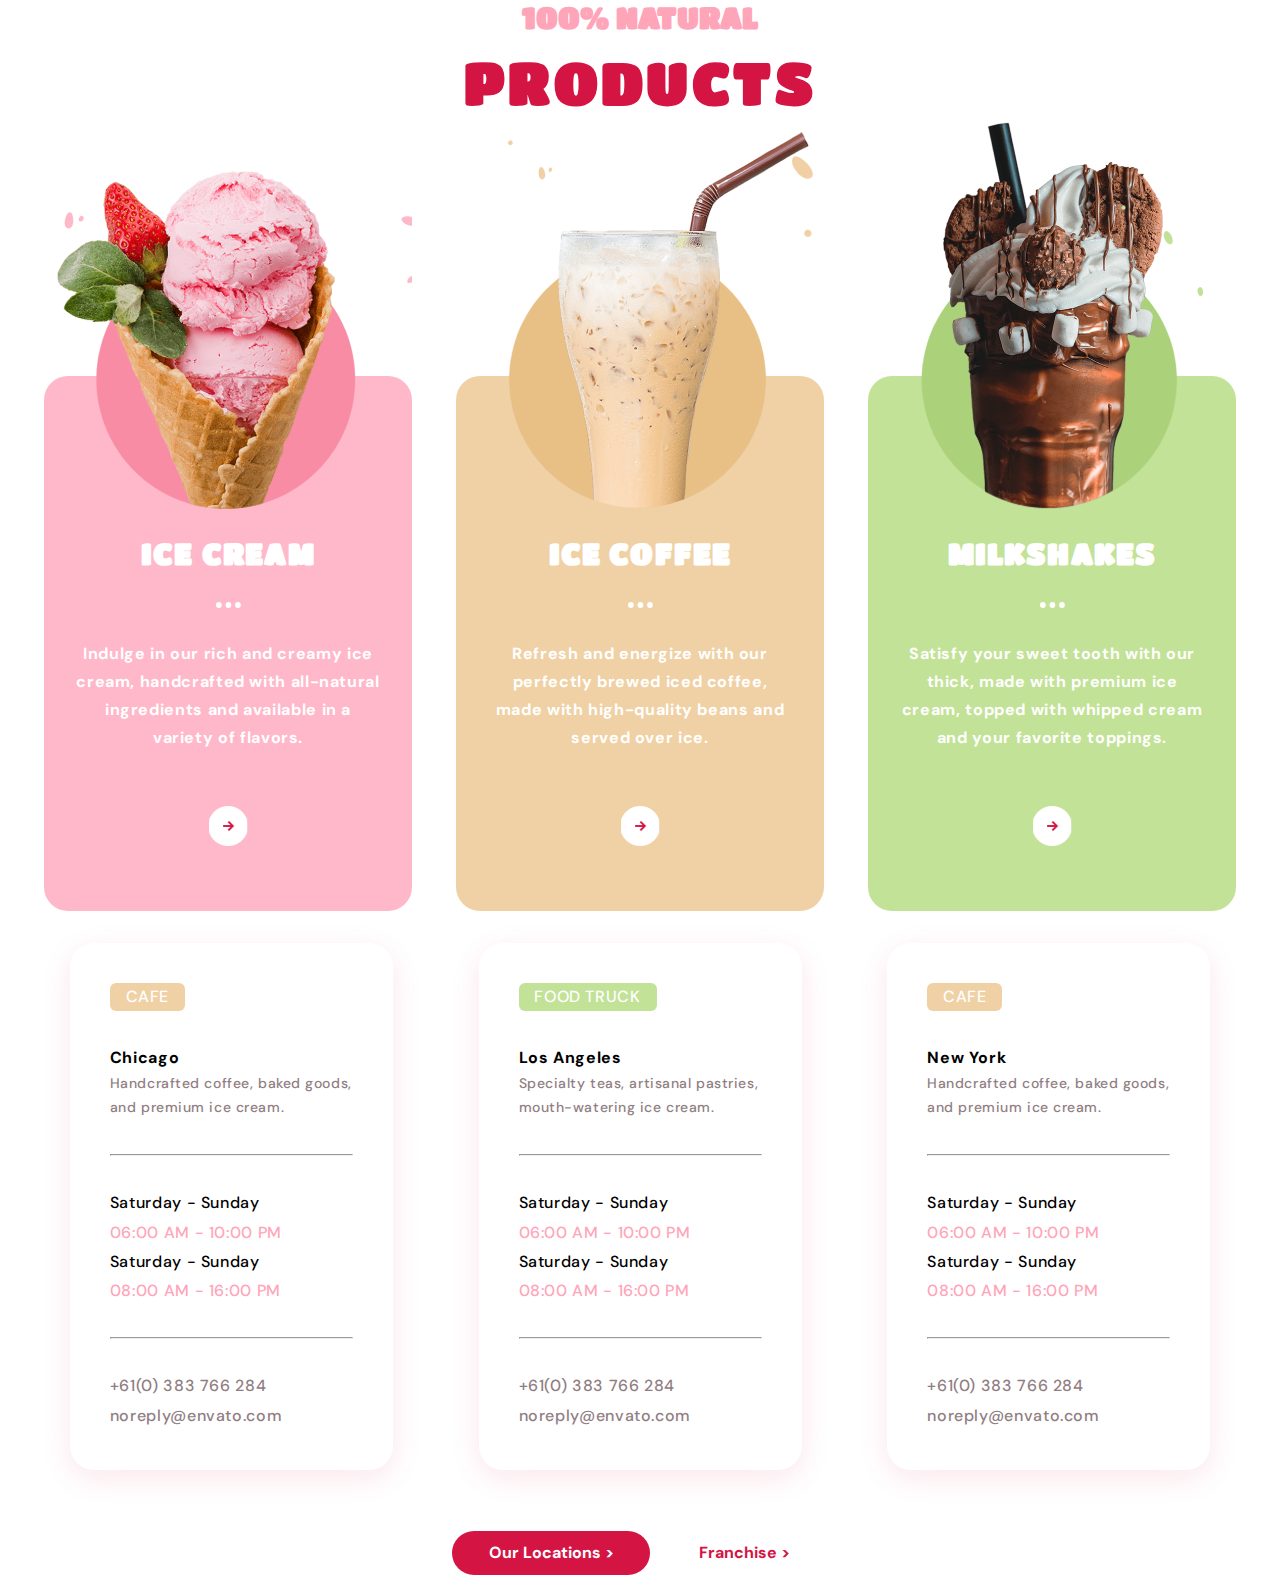
<file: index.html>
<!DOCTYPE html>
<html lang="en">
  <head>
    <meta charset="UTF-8" />
    <meta name="viewport" content="width=device-width, initial-scale=1.0" />
    <link rel="preconnect" href="https://fonts.googleapis.com" />
    <link rel="preconnect" href="https://fonts.gstatic.com" crossorigin />
    <link
      href="https://fonts.googleapis.com/css2?family=DM+Sans:opsz,wght@9..40,500&display=swap"
      rel="stylesheet"
    />
    <link rel="preconnect" href="https://fonts.googleapis.com" />
    <link rel="preconnect" href="https://fonts.gstatic.com" crossorigin />
    <link
      href="https://fonts.googleapis.com/css2?family=Titan+One&display=swap"
      rel="stylesheet"
    />
    <link rel="stylesheet" href="style.css" />
    <title>Ice Cream</title>
  </head>
  <body>
    <div class="products-title">
      <h2>100% Natural</h2>
      <h1>PRODUCTS</h1>
    </div>
    <div class="products">
      
      <div class="products-card">
        <img class="icecream-img" src="./images/home-pic1.png" alt="" />
        <div class="products-card-details" id="card1">
          <div class="products-card-details-content">
            <h2>ICE CREAM</h2>
            <svg
              xmlns="http://www.w3.org/2000/svg"
              width="25"
              height="6"
              viewBox="0 0 25 6"
              fill="none"
            >
              <ellipse cx="12.4179" cy="3" rx="2.86567" ry="3" fill="white" />
              <ellipse cx="2.86567" cy="3" rx="2.86567" ry="3" fill="white" />
              <ellipse cx="21.9702" cy="3" rx="2.86567" ry="3" fill="white" />
            </svg>
            <p>
              Indulge in our rich and creamy ice cream, handcrafted with
              all-natural ingredients and available in a variety of flavors.
            </p>
            <button><img src="./images/arrow-right 4.png" alt="" /></button>
          </div>
        </div>
      </div>
      <div class="products-card">
        <img class="icecream-img" src="./images/home-pic2.png" alt="" />
        <div class="products-card-details" id="card2">
          <div class="products-card-details-content">
            <h2>ICE COFFEE</h2>
            <svg
              xmlns="http://www.w3.org/2000/svg"
              width="25"
              height="6"
              viewBox="0 0 25 6"
              fill="none"
            >
              <ellipse cx="12.4179" cy="3" rx="2.86567" ry="3" fill="white" />
              <ellipse cx="2.86567" cy="3" rx="2.86567" ry="3" fill="white" />
              <ellipse cx="21.9702" cy="3" rx="2.86567" ry="3" fill="white" />
            </svg>
            <p>
              Refresh and energize with our perfectly brewed iced coffee, made
              with high-quality beans and served over ice.
            </p>
            <button><img src="./images/arrow-right 4.png" alt="" /></button>
          </div>
        </div>
      </div>
      <div class="products-card">
        <img class="icecream-img" src="./images/home-pic3.png" alt="" />
        <div class="products-card-details" id="card3">
          <div class="products-card-details-content">
            <h2>MILKSHAKES</h2>
            <svg
              xmlns="http://www.w3.org/2000/svg"
              width="25"
              height="6"
              viewBox="0 0 25 6"
              fill="none"
            >
              <ellipse cx="12.4179" cy="3" rx="2.86567" ry="3" fill="white" />
              <ellipse cx="2.86567" cy="3" rx="2.86567" ry="3" fill="white" />
              <ellipse cx="21.9702" cy="3" rx="2.86567" ry="3" fill="white" />
            </svg>
            <p>
              Satisfy your sweet tooth with our thick, made with premium ice
              cream, topped with whipped cream and your favorite toppings.
            </p>
            <button><img src="./images/arrow-right 4.png" alt="" /></button>
          </div>
        </div>
      </div>
    </div>

    <div class="location-cards">
      <div class="location-card-info">
        <p class="location-info-title">Cafe</p>
        <div class="location-card-title">
          <h4>Chicago</h4>
          <p class="location-card-title-description">
            Handcrafted coffee, baked goods, and premium ice cream.
          </p>
        </div>
        <hr />
        <ul>
          <li>Saturday - Sunday</li>
          <li class="location-card-schedule">06:00 AM - 10:00 PM</li>
          <li>Saturday - Sunday</li>
          <li class="location-card-schedule">08:00 AM - 16:00 PM</li>
        </ul>
        <hr />
        <div class="location-card-info-contact">
          <a href="tel:+61(0) 383 766 284">+61(0) 383 766 284 </a>
          <a href="mailto:noreply@envato.com">noreply@envato.com</a>
        </div>
      </div>
      <div class="location-card-info">
        <p class="location-info-title title1">Food Truck</p>
        <div class="location-card-title">
          <h4>Los Angeles</h4>
          <p class="location-card-title-description">
            Specialty teas, artisanal pastries, mouth-watering ice cream.
          </p>
        </div>
        <hr />
        <ul>
          <li>Saturday - Sunday</li>
          <li class="location-card-schedule">06:00 AM - 10:00 PM</li>
          <li>Saturday - Sunday</li>
          <li class="location-card-schedule">08:00 AM - 16:00 PM</li>
        </ul>
        <hr />
        <div class="location-card-info-contact">
          <a href="tel:+61(0) 383 766 284">+61(0) 383 766 284 </a>
          <a href="mailto:noreply@envato.com">noreply@envato.com</a>
        </div>
      </div>
      <div class="location-card-info">
        <p class="location-info-title">Cafe</p>
        <div class="location-card-title">
          <h4>New York</h4>
          <p class="location-card-title-description">
            Handcrafted coffee, baked goods, and premium ice cream.
          </p>
        </div>
        <hr />
        <ul>
          <li>Saturday - Sunday</li>
          <li class="location-card-schedule">06:00 AM - 10:00 PM</li>
          <li>Saturday - Sunday</li>
          <li class="location-card-schedule">08:00 AM - 16:00 PM</li>
        </ul>
        <hr />
        <div class="location-card-info-contact">
          <a href="tel:+61(0) 383 766 284">+61(0) 383 766 284 </a>
          <a href="mailto:noreply@envato.com">noreply@envato.com</a>
        </div>
      </div>
    </div>
    <div class="modal-btns">
      <button class="button our-location-btn">Our Locations &gt;</button>

      <button class="button franchise-btn">Franchise &gt;</button>
    </div>
  </body>
</html>
</file>
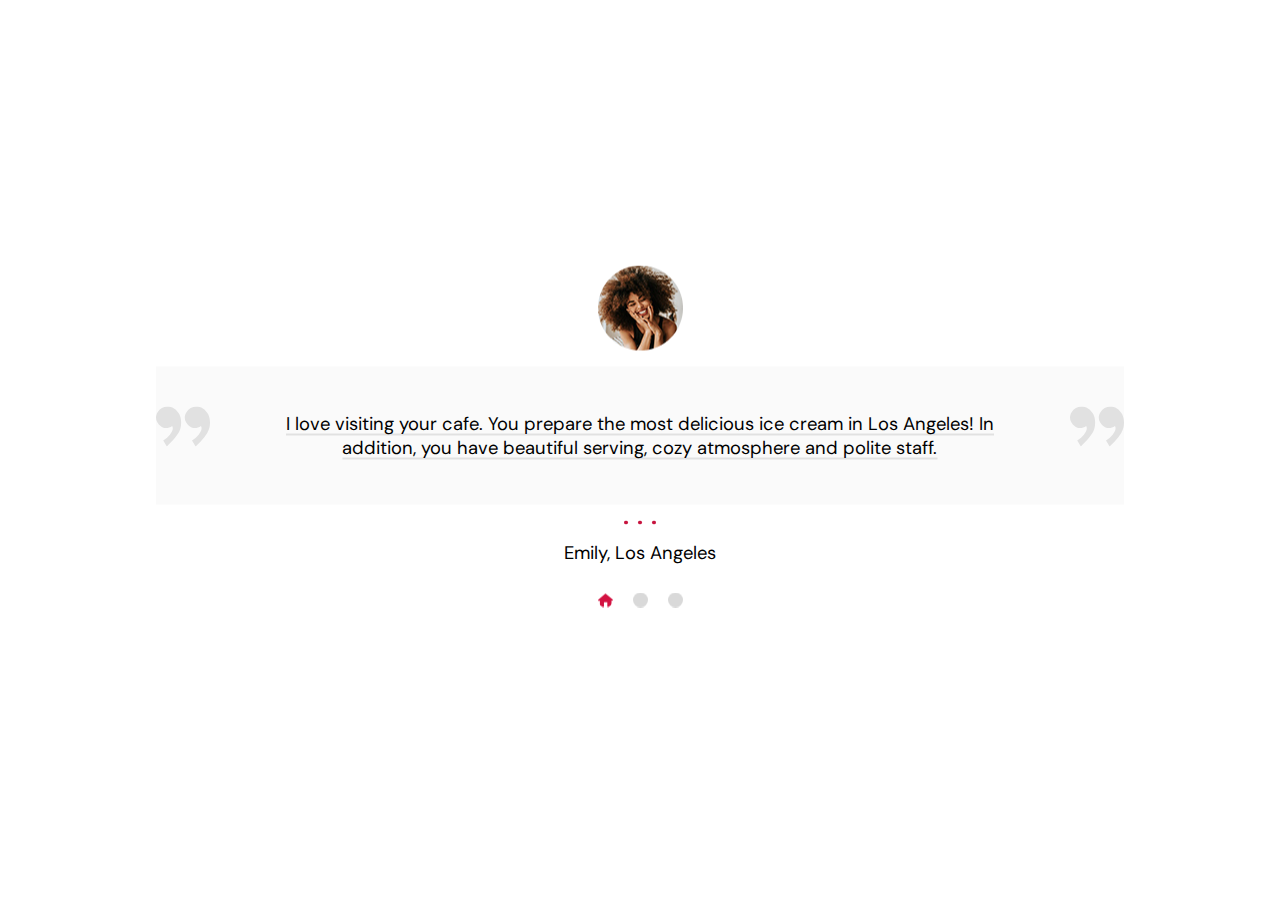
<file: customer-review.html>
<!DOCTYPE html>
<html lang="en">
  <head>
    <meta charset="UTF-8" />
    <meta name="viewport" content="width=device-width, initial-scale=1.0" />
    <link rel="preconnect" href="https://fonts.googleapis.com" />
    <link rel="preconnect" href="https://fonts.gstatic.com" crossorigin />
    <link
      href="https://fonts.googleapis.com/css2?family=DM+Sans:opsz,wght@9..40,500&display=swap"
      rel="stylesheet"
    />
    <link rel="stylesheet" href="test.css" />
    <title>Document</title>
  </head>
  <body>
    <div id="testim" class="testim">
      <span id="right-arrow" class="arrow-right fa fa-chevron-right"></span>
      <span id="left-arrow" class="arrow left fa fa-chevron-left"></span>
      <ul id="testim-dots" class="dots">
        <li class="dot active"></li>
        <li class="dot"></li>
        <li class="dot"></li>
      </ul>
      <div id="testim-content" class="cont">
        <div class="customer-review">
          <img src="./images/testimonials1 1.png" alt="" />
          <div class="customer-review-text-block">
            <svg
              xmlns="http://www.w3.org/2000/svg"
              width="54"
              height="40"
              viewBox="0 0 54 40"
              fill="none"
            >
              <path
                d="M40.0179 2.59234e-06C42.4286 2.80309e-06 44.7054 0.650413 46.8482 1.95122C48.9911 3.25204 50.7321 5.12196 52.0714 7.56098C53.3571 10 54 12.8726 54 16.1789C54 19.4851 53.1964 22.71 51.5893 25.8537C51.0536 26.9919 50.0893 28.4553 48.6964 30.2439C47.25 32.0325 45.9107 33.5772 44.6786 34.878L39.6161 40L36 33.9837C38.5179 32.4119 40.7411 30.4607 42.6696 28.1301C44.5982 25.8537 45.5625 23.7669 45.5625 21.8699C45.5625 20.8943 45.3482 20.1084 44.9196 19.5122C43.0446 20.8672 40.9554 21.5447 38.6518 21.5447C36.9911 21.5447 35.4107 21.0298 33.9107 20C32.3571 19.0244 31.125 17.7236 30.2143 16.0976C29.25 14.5257 28.7679 12.8997 28.7679 11.2195C28.7679 9.32249 29.3304 7.50678 30.4554 5.77236C31.5268 4.03794 32.9464 2.62873 34.7143 1.54472C36.4286 0.51491 38.1964 2.43311e-06 40.0179 2.59234e-06ZM11.1696 7.03482e-08C13.5804 2.81099e-07 15.8571 0.65041 18 1.95122C20.1429 3.25203 21.8839 5.12195 23.2232 7.56098C24.5089 10 25.1518 12.8726 25.1518 16.1789C25.1518 18.5095 24.8571 20.5962 24.2679 22.439C23.6786 24.336 22.6607 26.3144 21.2143 28.374C19.8214 30.3252 18.5089 31.9512 17.2768 33.252C16.0446 34.607 13.9018 36.8564 10.8482 40L7.23214 33.9837C9.75 32.4119 11.9732 30.4607 13.9018 28.1301C15.8304 25.8537 16.7946 23.7669 16.7946 21.8699C16.7946 20.8943 16.5804 20.1084 16.1518 19.5122C14.2768 20.8672 12.1875 21.5447 9.88393 21.5447C8.22321 21.5447 6.64285 21.0298 5.14285 20C3.58928 19.0244 2.35714 17.7236 1.44643 16.0976C0.482142 14.5257 -1.44552e-06 12.8997 -1.29863e-06 11.2195C-1.13278e-06 9.32249 0.535712 7.50677 1.60714 5.77236C2.67857 4.03794 4.09821 2.62873 5.86607 1.54472C7.58036 0.514908 9.34821 -8.88862e-08 11.1696 7.03482e-08Z"
                fill="#E1E1E1"
              />
            </svg>
            <!-- <hr class="first-line" /> -->
            <p>
              I love visiting your cafe. You prepare the most delicious ice
              cream in Los Angeles! In addition, you have beautiful serving,
              cozy atmosphere and polite staff.
            </p>
            <svg
              xmlns="http://www.w3.org/2000/svg"
              width="54"
              height="40"
              viewBox="0 0 54 40"
              fill="none"
            >
              <path
                d="M40.0179 2.59234e-06C42.4286 2.80309e-06 44.7054 0.650413 46.8482 1.95122C48.9911 3.25204 50.7321 5.12196 52.0714 7.56098C53.3571 10 54 12.8726 54 16.1789C54 19.4851 53.1964 22.71 51.5893 25.8537C51.0536 26.9919 50.0893 28.4553 48.6964 30.2439C47.25 32.0325 45.9107 33.5772 44.6786 34.878L39.6161 40L36 33.9837C38.5179 32.4119 40.7411 30.4607 42.6696 28.1301C44.5982 25.8537 45.5625 23.7669 45.5625 21.8699C45.5625 20.8943 45.3482 20.1084 44.9196 19.5122C43.0446 20.8672 40.9554 21.5447 38.6518 21.5447C36.9911 21.5447 35.4107 21.0298 33.9107 20C32.3571 19.0244 31.125 17.7236 30.2143 16.0976C29.25 14.5257 28.7679 12.8997 28.7679 11.2195C28.7679 9.32249 29.3304 7.50678 30.4554 5.77236C31.5268 4.03794 32.9464 2.62873 34.7143 1.54472C36.4286 0.51491 38.1964 2.43311e-06 40.0179 2.59234e-06ZM11.1696 7.03482e-08C13.5804 2.81099e-07 15.8571 0.65041 18 1.95122C20.1429 3.25203 21.8839 5.12195 23.2232 7.56098C24.5089 10 25.1518 12.8726 25.1518 16.1789C25.1518 18.5095 24.8571 20.5962 24.2679 22.439C23.6786 24.336 22.6607 26.3144 21.2143 28.374C19.8214 30.3252 18.5089 31.9512 17.2768 33.252C16.0446 34.607 13.9018 36.8564 10.8482 40L7.23214 33.9837C9.75 32.4119 11.9732 30.4607 13.9018 28.1301C15.8304 25.8537 16.7946 23.7669 16.7946 21.8699C16.7946 20.8943 16.5804 20.1084 16.1518 19.5122C14.2768 20.8672 12.1875 21.5447 9.88393 21.5447C8.22321 21.5447 6.64285 21.0298 5.14285 20C3.58928 19.0244 2.35714 17.7236 1.44643 16.0976C0.482142 14.5257 -1.44552e-06 12.8997 -1.29863e-06 11.2195C-1.13278e-06 9.32249 0.535712 7.50677 1.60714 5.77236C2.67857 4.03794 4.09821 2.62873 5.86607 1.54472C7.58036 0.514908 9.34821 -8.88862e-08 11.1696 7.03482e-08Z"
                fill="#E1E1E1"
              />
            </svg>
            <!-- <hr class="second-line" /> -->
          </div>
          <svg
            xmlns="http://www.w3.org/2000/svg"
            width="32"
            height="4"
            viewBox="0 0 32 4"
            fill="none"
          >
            <circle cx="16" cy="2" r="2" fill="#C7133E" />
            <circle cx="2" cy="2" r="2" fill="#C7133E" />
            <circle cx="30" cy="2" r="2" fill="#C7133E" />
          </svg>
          <p class="review-name">Emily, Los Angeles</p>
        </div>
        <div class="customer-review">
          <img src="./images/testimonials1 3.png" alt="" />
          <div class="customer-review-text-block">
            <svg
              xmlns="http://www.w3.org/2000/svg"
              width="54"
              height="40"
              viewBox="0 0 54 40"
              fill="none"
            >
              <path
                d="M40.0179 2.59234e-06C42.4286 2.80309e-06 44.7054 0.650413 46.8482 1.95122C48.9911 3.25204 50.7321 5.12196 52.0714 7.56098C53.3571 10 54 12.8726 54 16.1789C54 19.4851 53.1964 22.71 51.5893 25.8537C51.0536 26.9919 50.0893 28.4553 48.6964 30.2439C47.25 32.0325 45.9107 33.5772 44.6786 34.878L39.6161 40L36 33.9837C38.5179 32.4119 40.7411 30.4607 42.6696 28.1301C44.5982 25.8537 45.5625 23.7669 45.5625 21.8699C45.5625 20.8943 45.3482 20.1084 44.9196 19.5122C43.0446 20.8672 40.9554 21.5447 38.6518 21.5447C36.9911 21.5447 35.4107 21.0298 33.9107 20C32.3571 19.0244 31.125 17.7236 30.2143 16.0976C29.25 14.5257 28.7679 12.8997 28.7679 11.2195C28.7679 9.32249 29.3304 7.50678 30.4554 5.77236C31.5268 4.03794 32.9464 2.62873 34.7143 1.54472C36.4286 0.51491 38.1964 2.43311e-06 40.0179 2.59234e-06ZM11.1696 7.03482e-08C13.5804 2.81099e-07 15.8571 0.65041 18 1.95122C20.1429 3.25203 21.8839 5.12195 23.2232 7.56098C24.5089 10 25.1518 12.8726 25.1518 16.1789C25.1518 18.5095 24.8571 20.5962 24.2679 22.439C23.6786 24.336 22.6607 26.3144 21.2143 28.374C19.8214 30.3252 18.5089 31.9512 17.2768 33.252C16.0446 34.607 13.9018 36.8564 10.8482 40L7.23214 33.9837C9.75 32.4119 11.9732 30.4607 13.9018 28.1301C15.8304 25.8537 16.7946 23.7669 16.7946 21.8699C16.7946 20.8943 16.5804 20.1084 16.1518 19.5122C14.2768 20.8672 12.1875 21.5447 9.88393 21.5447C8.22321 21.5447 6.64285 21.0298 5.14285 20C3.58928 19.0244 2.35714 17.7236 1.44643 16.0976C0.482142 14.5257 -1.44552e-06 12.8997 -1.29863e-06 11.2195C-1.13278e-06 9.32249 0.535712 7.50677 1.60714 5.77236C2.67857 4.03794 4.09821 2.62873 5.86607 1.54472C7.58036 0.514908 9.34821 -8.88862e-08 11.1696 7.03482e-08Z"
                fill="#E1E1E1"
              />
            </svg>
            <!-- <hr class="first-line" /> -->
            <p>
              I love visiting your cafe. You prepare the most delicious ice
              cream in Los Angeles! In addition, you have beautiful serving,
              cozy atmosphere and polite staff.
            </p>
            <svg
              xmlns="http://www.w3.org/2000/svg"
              width="54"
              height="40"
              viewBox="0 0 54 40"
              fill="none"
            >
              <path
                d="M40.0179 2.59234e-06C42.4286 2.80309e-06 44.7054 0.650413 46.8482 1.95122C48.9911 3.25204 50.7321 5.12196 52.0714 7.56098C53.3571 10 54 12.8726 54 16.1789C54 19.4851 53.1964 22.71 51.5893 25.8537C51.0536 26.9919 50.0893 28.4553 48.6964 30.2439C47.25 32.0325 45.9107 33.5772 44.6786 34.878L39.6161 40L36 33.9837C38.5179 32.4119 40.7411 30.4607 42.6696 28.1301C44.5982 25.8537 45.5625 23.7669 45.5625 21.8699C45.5625 20.8943 45.3482 20.1084 44.9196 19.5122C43.0446 20.8672 40.9554 21.5447 38.6518 21.5447C36.9911 21.5447 35.4107 21.0298 33.9107 20C32.3571 19.0244 31.125 17.7236 30.2143 16.0976C29.25 14.5257 28.7679 12.8997 28.7679 11.2195C28.7679 9.32249 29.3304 7.50678 30.4554 5.77236C31.5268 4.03794 32.9464 2.62873 34.7143 1.54472C36.4286 0.51491 38.1964 2.43311e-06 40.0179 2.59234e-06ZM11.1696 7.03482e-08C13.5804 2.81099e-07 15.8571 0.65041 18 1.95122C20.1429 3.25203 21.8839 5.12195 23.2232 7.56098C24.5089 10 25.1518 12.8726 25.1518 16.1789C25.1518 18.5095 24.8571 20.5962 24.2679 22.439C23.6786 24.336 22.6607 26.3144 21.2143 28.374C19.8214 30.3252 18.5089 31.9512 17.2768 33.252C16.0446 34.607 13.9018 36.8564 10.8482 40L7.23214 33.9837C9.75 32.4119 11.9732 30.4607 13.9018 28.1301C15.8304 25.8537 16.7946 23.7669 16.7946 21.8699C16.7946 20.8943 16.5804 20.1084 16.1518 19.5122C14.2768 20.8672 12.1875 21.5447 9.88393 21.5447C8.22321 21.5447 6.64285 21.0298 5.14285 20C3.58928 19.0244 2.35714 17.7236 1.44643 16.0976C0.482142 14.5257 -1.44552e-06 12.8997 -1.29863e-06 11.2195C-1.13278e-06 9.32249 0.535712 7.50677 1.60714 5.77236C2.67857 4.03794 4.09821 2.62873 5.86607 1.54472C7.58036 0.514908 9.34821 -8.88862e-08 11.1696 7.03482e-08Z"
                fill="#E1E1E1"
              />
            </svg>
            <!-- <hr class="second-line" /> -->
          </div>
          <svg
            xmlns="http://www.w3.org/2000/svg"
            width="32"
            height="4"
            viewBox="0 0 32 4"
            fill="none"
          >
            <circle cx="16" cy="2" r="2" fill="#C7133E" />
            <circle cx="2" cy="2" r="2" fill="#C7133E" />
            <circle cx="30" cy="2" r="2" fill="#C7133E" />
          </svg>
          <p class="review-name">Emily, Los Angeles</p>
        </div>
        <div class="customer-review">
          <img src="./images/testimonials1 4.png" alt="" />
          <div class="customer-review-text-block">
            <svg
              xmlns="http://www.w3.org/2000/svg"
              width="54"
              height="40"
              viewBox="0 0 54 40"
              fill="none"
            >
              <path
                d="M40.0179 2.59234e-06C42.4286 2.80309e-06 44.7054 0.650413 46.8482 1.95122C48.9911 3.25204 50.7321 5.12196 52.0714 7.56098C53.3571 10 54 12.8726 54 16.1789C54 19.4851 53.1964 22.71 51.5893 25.8537C51.0536 26.9919 50.0893 28.4553 48.6964 30.2439C47.25 32.0325 45.9107 33.5772 44.6786 34.878L39.6161 40L36 33.9837C38.5179 32.4119 40.7411 30.4607 42.6696 28.1301C44.5982 25.8537 45.5625 23.7669 45.5625 21.8699C45.5625 20.8943 45.3482 20.1084 44.9196 19.5122C43.0446 20.8672 40.9554 21.5447 38.6518 21.5447C36.9911 21.5447 35.4107 21.0298 33.9107 20C32.3571 19.0244 31.125 17.7236 30.2143 16.0976C29.25 14.5257 28.7679 12.8997 28.7679 11.2195C28.7679 9.32249 29.3304 7.50678 30.4554 5.77236C31.5268 4.03794 32.9464 2.62873 34.7143 1.54472C36.4286 0.51491 38.1964 2.43311e-06 40.0179 2.59234e-06ZM11.1696 7.03482e-08C13.5804 2.81099e-07 15.8571 0.65041 18 1.95122C20.1429 3.25203 21.8839 5.12195 23.2232 7.56098C24.5089 10 25.1518 12.8726 25.1518 16.1789C25.1518 18.5095 24.8571 20.5962 24.2679 22.439C23.6786 24.336 22.6607 26.3144 21.2143 28.374C19.8214 30.3252 18.5089 31.9512 17.2768 33.252C16.0446 34.607 13.9018 36.8564 10.8482 40L7.23214 33.9837C9.75 32.4119 11.9732 30.4607 13.9018 28.1301C15.8304 25.8537 16.7946 23.7669 16.7946 21.8699C16.7946 20.8943 16.5804 20.1084 16.1518 19.5122C14.2768 20.8672 12.1875 21.5447 9.88393 21.5447C8.22321 21.5447 6.64285 21.0298 5.14285 20C3.58928 19.0244 2.35714 17.7236 1.44643 16.0976C0.482142 14.5257 -1.44552e-06 12.8997 -1.29863e-06 11.2195C-1.13278e-06 9.32249 0.535712 7.50677 1.60714 5.77236C2.67857 4.03794 4.09821 2.62873 5.86607 1.54472C7.58036 0.514908 9.34821 -8.88862e-08 11.1696 7.03482e-08Z"
                fill="#E1E1E1"
              />
            </svg>
            <!-- <hr class="first-line" /> -->
            <p>
              I love visiting your cafe. You prepare the most delicious ice
              cream in Los Angeles! In addition, you have beautiful serving,
              cozy atmosphere and polite staff.
            </p>
            <svg
              xmlns="http://www.w3.org/2000/svg"
              width="54"
              height="40"
              viewBox="0 0 54 40"
              fill="none"
            >
              <path
                d="M40.0179 2.59234e-06C42.4286 2.80309e-06 44.7054 0.650413 46.8482 1.95122C48.9911 3.25204 50.7321 5.12196 52.0714 7.56098C53.3571 10 54 12.8726 54 16.1789C54 19.4851 53.1964 22.71 51.5893 25.8537C51.0536 26.9919 50.0893 28.4553 48.6964 30.2439C47.25 32.0325 45.9107 33.5772 44.6786 34.878L39.6161 40L36 33.9837C38.5179 32.4119 40.7411 30.4607 42.6696 28.1301C44.5982 25.8537 45.5625 23.7669 45.5625 21.8699C45.5625 20.8943 45.3482 20.1084 44.9196 19.5122C43.0446 20.8672 40.9554 21.5447 38.6518 21.5447C36.9911 21.5447 35.4107 21.0298 33.9107 20C32.3571 19.0244 31.125 17.7236 30.2143 16.0976C29.25 14.5257 28.7679 12.8997 28.7679 11.2195C28.7679 9.32249 29.3304 7.50678 30.4554 5.77236C31.5268 4.03794 32.9464 2.62873 34.7143 1.54472C36.4286 0.51491 38.1964 2.43311e-06 40.0179 2.59234e-06ZM11.1696 7.03482e-08C13.5804 2.81099e-07 15.8571 0.65041 18 1.95122C20.1429 3.25203 21.8839 5.12195 23.2232 7.56098C24.5089 10 25.1518 12.8726 25.1518 16.1789C25.1518 18.5095 24.8571 20.5962 24.2679 22.439C23.6786 24.336 22.6607 26.3144 21.2143 28.374C19.8214 30.3252 18.5089 31.9512 17.2768 33.252C16.0446 34.607 13.9018 36.8564 10.8482 40L7.23214 33.9837C9.75 32.4119 11.9732 30.4607 13.9018 28.1301C15.8304 25.8537 16.7946 23.7669 16.7946 21.8699C16.7946 20.8943 16.5804 20.1084 16.1518 19.5122C14.2768 20.8672 12.1875 21.5447 9.88393 21.5447C8.22321 21.5447 6.64285 21.0298 5.14285 20C3.58928 19.0244 2.35714 17.7236 1.44643 16.0976C0.482142 14.5257 -1.44552e-06 12.8997 -1.29863e-06 11.2195C-1.13278e-06 9.32249 0.535712 7.50677 1.60714 5.77236C2.67857 4.03794 4.09821 2.62873 5.86607 1.54472C7.58036 0.514908 9.34821 -8.88862e-08 11.1696 7.03482e-08Z"
                fill="#E1E1E1"
              />
            </svg>
            <!-- <hr class="second-line" /> -->
          </div>
          <svg
            xmlns="http://www.w3.org/2000/svg"
            width="32"
            height="4"
            viewBox="0 0 32 4"
            fill="none"
          >
            <circle cx="16" cy="2" r="2" fill="#C7133E" />
            <circle cx="2" cy="2" r="2" fill="#C7133E" />
            <circle cx="30" cy="2" r="2" fill="#C7133E" />
          </svg>
          <p class="review-name">Emily, Los Angeles</p>
        </div>
      </div>
    </div>

    <script src="./customer-review.js"></script>
  </body>
</html>
</file>
<file: style.css>
* {
  padding: 0;
  margin: 0;
  text-decoration: none;
  list-style: none;
  box-sizing: border-box;
}

:root {
  --location-title-color1: #f0d1a5;
  --location-title-color2: #c2e297;
  --schedule-color:#ffa5ba;
  --location-card-text: #907e82;
  --button-background-color: #d41443;
  --button-text-color: #d41443;
  --color-white: #fff;
  --franchise-background-hover-color:#ecebeb;
}

body {
  width: 100%;
}

/* Products section */
.products {
  margin-bottom: 32px;
  display: flex;
  flex-direction: column;
  justify-content: space-around;
  align-items: center;
}

.products-title {
  display: flex;
  flex-direction: column;
  gap: 15px;
  text-align: center;
  font-family: "Titan One";
  font-style: normal;
  font-weight: 400;
  line-height: normal;
  text-transform: uppercase;
}
.products-title h2 {
  color: #ffa5ba;
  font-size: 18px;
}
.products-title h1 {
  color: #d41443;
  font-size: 34px;
  letter-spacing: 1.36px;
}

.products-card {
  width: 280px;
  height: 629px;
  /* margin-left: auto;
  margin-right: auto; */
  position: relative;
  display: flex;
  flex-direction: column;
  justify-content: flex-end;
  align-content: center;
}
.products-card .icecream-img {
  position: absolute;
  top: 0;
  width: 280px;
  height: 280px;
}
.products-card-details {
  width: 280px;
  height: 489px;
  border-radius: 24px;
}
#card1 {
  background: #ffb8ca;
}
#card2 {
  background: #f0d1a5;
}
#card3 {
  background: #c2e297;
}
.products-card-details-content {
  position: relative;
  top: 160px;
  display: flex;
  flex-direction: column;
  align-items: center;
  gap: 32px;
  color: #fff;
  text-align: center;
  font-family: "Titan One";
  font-size: 20px;
  font-style: normal;
  font-weight: 400;
  line-height: normal;
  letter-spacing: 0.8px;
}
.products-card-details-content h2 {
  font-size: 20px;
  animation: bounce 2000ms infinite 10ms;
}
@keyframes bounce {
  0%,
  20%,
  50%,
  80%,
  100% {
    transform: translateY(0);
  }
  40% {
    transform: translateY(-30px);
  }
  60% {
    transform: translateY(-15px);
  }
}
.products-card-details-content p {
  width: 216px;
  height: 124px;
  text-align: center;
  text-align: center;
  font-family: "DM Sans";
  font-size: 14px;
  font-weight: 700;
  line-height: 152%; /* 21.28px */
  letter-spacing: 0.56px;
}
.products-card-details-content button {
  background: none;
  border: none;
  cursor: pointer;
}
/* Contact section */
.location-cards {
  width: 100%;
  display: flex;
  justify-content: space-evenly;
  align-content: space-around;
  flex-direction: column;
  flex-wrap: wrap;
  gap: 32px;
  padding-left: 16px;
  padding-right: 16px;
}

.location-card-info {
  display: flex;
  flex-direction: column;
  gap: 32px;
  font-family: "DM Sans";
  font-size: 12px;
  font-style: normal;
  font-weight: 500;
  line-height: 18px; /* 150% */
  letter-spacing: 0.48px;
  border-radius: 24px;
  background: var(--color-white);
  box-shadow: 0px 8px 30px 0px rgba(212, 20, 67, 0.1);
  padding: 40px 32px;
}
.location-info-title {
  width: 75.103px;
  height: 28px;
  display: flex;
  justify-content: center;
  align-items: center;
  border-radius: 6px;
  background-color: var(--location-title-color1);
  color: var(--color-white);
  text-transform: uppercase;
  animation: animate30 2000ms infinite 10ms;
  /* box-shadow: 11px 10px 12px -3px rgba(212, 20, 0, 0.72); */
}
@keyframes animate30 {
  0% {
    transform: rotate(0deg);
  }
  25% {
    transform: rotate(-15deg);
  }
  50% {
    transform: rotate(15deg);
  }
  75% {
    transform: rotate(-15deg);
  }
  100% {
    transform: rotate(0deg);
  }
}
.title1 {
  width: 138px;
  height: 28px;
  background: var(--location-title-color2);
}

.location-card-info-contact {
  display: flex;
  flex-direction: column;
}
.location-card-title-description {
  width: 208px;
  height: 36px;
  color: var(--location-card-text);
}
.location-card-schedule {
  color: var(--schedule-color);
}
.location-card-info-contact a {
  color: var(--location-card-text);
}
.location-card-info-contact a:hover {
  color: var(--button-text-color);
}

/* Modal Btns */
.modal-btns {
  display: flex;
  flex-direction: column;
  justify-content: center;
  align-items: center;
  padding-top: 61px;
  gap: 10px;
}

.modal-btns .button {
  color: var(--color-white);
  font-family: "DM Sans";
  font-weight: 700;
  font-size: 16px;
  /* padding: 20px; */
  border-radius: 22px;
  border: none;
  cursor: pointer;
}

.modal-btns .our-location-btn {
  width: 198px;
  height: 44px;
  background-color: var(--button-background-color);
  border-color: var(--button-background-color);
}
.modal-btns .franchise-btn {
  width: 168px;
  height: 44px;
  background-color: var(--color-white);
  border-color: var(--color-white);
  color: var(--button-text-color);
}
.modal-btns .franchise-btn:hover {
  background-color: var(--franchise-background-hover-color);
}

@media screen and (min-width: 768px) {
  .products-title h2 {
    color: #ffa5ba;
    font-size: 26px;
  }
  .products-title h1 {
    color: #d41443;
    font-size: 48px;
    letter-spacing: 1.92px;
  }
  .products {
    display: flex;
    flex-direction: row;
    justify-content: space-evenly;
  }
  .products-card {
    width: 224px;
    height: 611px;
  }
  .products-card-details {
    width: 224px;
    height: 473px;
  }
  .products-card .icecream-img {
    width: 224px;
    height: 224px;
  }
  .products-card-details-content h2 {
    font-size: 20px;
    letter-spacing: 0.8px;
  }
  .products-card-details-content p {
    font-size: 14px;
    letter-spacing: 0.8px;
  }

  .location-cards {
    display: flex;
    flex-direction: row;
  }
  .location-card-info {
    font-size: 14px;
    line-height: 186%;
    letter-spacing: 0.56px;
    padding: 40px 32px;
  }
  .modal-btns {
    display: flex;
    flex-direction: row;
  }
  .location-card-info .location-card-title-description {
    width: 159px;
    height: 65px;
    font-size: 14px;
    line-height: 166%; /* 23.24px */
    letter-spacing: 0.56px;
  }
  .location-info-title {
    animation: animate30 4000ms infinite 5ms;
    /* box-shadow: 11px 10px 12px -3px rgba(212, 20, 0, 0.72); */
  }
  @keyframes animate30 {
    0% {
      transform: rotate(0deg);
    }
    25% {
      transform: rotate(-15deg);
    }
    50% {
      transform: rotate(15deg);
    }
    75% {
      transform: rotate(-15deg);
    }
    100% {
      transform: rotate(0deg);
    }
  }
}

@media screen and (min-width: 1200px) {
  .products-title h2 {
    color: #ffa5ba;
    font-size: 30px;
  }
  .products-title h1 {
    color: #d41443;
    font-size: 58px;
    letter-spacing: 3.48px;
  }
  .products-card {
    width: 368px;
    height: 796px;
  }
  .products-card-details {
    width: 368px;
    height: 535px;
  }
  .products-card .icecream-img {
    width: 368px;
    height: 394px;
  }
  @keyframes animate40 {
    0% {
      transform: rotate(0deg);
    }
    100% {
      transform: rotate(360deg);
    }
  }
  .products-card .icecream-img:hover {
    animation: animate40 2000ms infinite 1ms;
  }
  .products-card-details-content h2 {
    font-size: 30px;
    letter-spacing: 1.2px;
  }

  .products-card-details-content p {
    width: 304px;
    height: 134px;
    font-size: 16px;
    font-weight: 700;
    line-height: 176%; /* 28.16px */
    letter-spacing: 0.64px;
  }

  .location-card-info {
    font-family: "DM Sans";
    font-size: 16px;
    font-style: normal;
    font-weight: 500;
    line-height: 183%;
    letter-spacing: 0.64px;
    transition: 250ms cubic-bezier(0.4, 0, 0.2, 1);
    padding: 40px;
  }

  .location-card-info .location-card-title-description {
    width: 243px;
    height: 50px;
  }
  /* @keyframes animate30 {
    0% {
      transform: rotate(0deg);
    }
    25% {
      transform: rotate(-15deg);
    }
    50% {
      transform: rotate(15deg);
    }
    75% {
      transform: rotate(-15deg);
    }
    100% {
      transform: rotate(0deg);
    }
  } */

  .location-card-info:hover {
    transform: scale(1.2);
    box-shadow: 1px 4px 6px 0px rgba(0, 0, 0, 0.16),
      0px 4px 4px 0px rgba(0, 0, 0, 0.06), 0px 1px 1px 0px rgba(0, 0, 0, 0.12);
    /* animation: animate30 2000ms infinite 10ms; */
  }
}
</file>
<file: test.css>
/* Carousel */
*,
*:after,
*:before {
  margin: 0;
  padding: 0;
  -webkit-box-sizing: border-box;
  -moz-box-sizing: border-box;
  -ms-box-sizing: border-box;
  -o-box-sizing: border-box;
  box-sizing: border-box;
  -webkit-user-select: none;
  -ms-user-select: none;
  -o-user-select: none;
  -moz-user-select: none;
  user-select: none;
  cursor: default;
}

html {
  width: 100%;
  height: auto;
}

body {
  width: 100%;
  height: auto;
  font-size: 16px;
  font-family: "DM Sans";
}
.customer-review {
  display: flex;
  flex-direction: column;
  align-items: center;
  gap: 16px;
}

.first-line {
  position: relative;
  top: 25px;
}
.customer-review-text-block {
  position: relative;
  background: #fafafa;
  width: 968px;
  height: 138px;
  display: flex;
  flex-direction: row;
}
.customer-review-text-block svg {
  display: flex;

  position: relative;
  top: 40px;
  left: 0;
}

.customer-review-text-block p {
  text-decoration: underline;
  text-decoration-color: #e1e1e1;
  text-decoration-thickness: 2.2px;
  text-underline-offset: 0.2em;
  border-width: 0 0 10px;
}
/* Carousel */
.inactive {
  display: none;
}
.testim {
  width: 100%;
  position: absolute;
  top: 50%;
  -webkit-transform: translatey(-50%);
  -moz-transform: translatey(-50%);
  -ms-transform: translatey(-50%);
  -o-transform: translatey(-50%);
  transform: translatey(-50%);
}
.testim .arrow {
  display: block;
  position: absolute;
  color: #eee;
  cursor: pointer;
  font-size: 2em;
  top: 50%;
  -webkit-transform: translateY(-50%);
  -ms-transform: translateY(-50%);
  -moz-transform: translateY(-50%);
  -o-transform: translateY(-50%);
  transform: translateY(-50%);
  -webkit-transition: all 0.3s ease-in-out;
  -ms-transition: all 0.3s ease-in-out;
  -moz-transition: all 0.3s ease-in-out;
  -o-transition: all 0.3s ease-in-out;
  transition: all 0.3s ease-in-out;
  padding: 5px;
  z-index: 22222222;
}
.testim .arrow:before {
  cursor: pointer;
}

.testim .arrow:hover {
  color: #ea830e;
}

.testim .arrow.left {
  left: 10px;
}

.testim .arrow.right {
  right: 10px;
}

.testim .dots {
  text-align: center;
  position: absolute;
  width: 100%;
  bottom: 30px;
  left: 0;
  display: block;
  z-index: 3333;
  height: 12px;
  display: flex;
  justify-content: center;
}

.testim .dots .dot {
  list-style-type: none;
  display: inline-block;
  width: 15px;
  height: 15px;
  border-radius: 50%;
  background-color: #d9d9d9;
  /* border: 1px solid #D9D9D9; */
  margin: 0 10px;
  cursor: pointer;
  -webkit-transition: all 0.5s ease-in-out;
  -ms-transition: all 0.5s ease-in-out;
  -moz-transition: all 0.5s ease-in-out;
  -o-transition: all 0.5s ease-in-out;
  transition: all 0.5s ease-in-out;
  position: relative;
}
.testim .dots .dot.active,
.testim .dots .dot:hover {
  background: url(./images/Frame\ 1.svg);
  background-size: 15px;
  background-repeat: no-repeat;
  background-position-x: center;
  /* border-color: #D31342; */
}

.testim .dots .dot.active {
  -webkit-animation: testim-scale 0.5s ease-in-out forwards;
  -moz-animation: testim-scale 0.5s ease-in-out forwards;
  -ms-animation: testim-scale 0.5s ease-in-out forwards;
  -o-animation: testim-scale 0.5s ease-in-out forwards;
  animation: testim-scale 0.5s ease-in-out forwards;
}

.testim .cont {
  position: relative;
  overflow: hidden;
  display: flex;
  justify-content: center;
}

.testim .cont > div {
  text-align: center;
  position: absolute;
  top: 0;
  left: 0;
  padding: 0 0 70px 0;
  opacity: 0;
}

.testim .cont > div.inactive {
  opacity: 1;
}

.testim .cont > div.active {
  position: relative;
  opacity: 1;
}
.testim .cont div .img img {
  display: block;
  width: 100px;
  height: 100px;
  margin: auto;
  border-radius: 50%;
}

.testim .cont div h2 {
  color: #d31342;
  font-size: 1em;
  margin: 15px 0;
}

.testim .cont div p {
  font-size: 1.15em;
  color: black;
  width: 80%;
  margin: auto;
}

.testim .cont div.active .img img {
  -webkit-animation: testim-show 0.5s ease-in-out forwards;
  -moz-animation: testim-show 0.5s ease-in-out forwards;
  -ms-animation: testim-show 0.5s ease-in-out forwards;
  -o-animation: testim-show 0.5s ease-in-out forwards;
  animation: testim-show 0.5s ease-in-out forwards;
}

.testim .cont div.active h2 {
  -webkit-animation: testim-content-in 0.4s ease-in-out forwards;
  -moz-animation: testim-content-in 0.4s ease-in-out forwards;
  -ms-animation: testim-content-in 0.4s ease-in-out forwards;
  -o-animation: testim-content-in 0.4s ease-in-out forwards;
  animation: testim-content-in 0.4s ease-in-out forwards;
}

.testim .cont div.active p {
  -webkit-animation: testim-content-in 0.5s ease-in-out forwards;
  -moz-animation: testim-content-in 0.5s ease-in-out forwards;
  -ms-animation: testim-content-in 0.5s ease-in-out forwards;
  -o-animation: testim-content-in 0.5s ease-in-out forwards;
  animation: testim-content-in 0.5s ease-in-out forwards;
}

.testim .cont div.inactive .img img {
  -webkit-animation: testim-hide 0.5s ease-in-out forwards;
  -moz-animation: testim-hide 0.5s ease-in-out forwards;
  -ms-animation: testim-hide 0.5s ease-in-out forwards;
  -o-animation: testim-hide 0.5s ease-in-out forwards;
  animation: testim-hide 0.5s ease-in-out forwards;
}

.testim .cont div.inactive h2 {
  -webkit-animation: testim-content-out 0.4s ease-in-out forwards;
  -moz-animation: testim-content-out 0.4s ease-in-out forwards;
  -ms-animation: testim-content-out 0.4s ease-in-out forwards;
  -o-animation: testim-content-out 0.4s ease-in-out forwards;
  animation: testim-content-out 0.4s ease-in-out forwards;
}

.testim .cont div.inactive p {
  -webkit-animation: testim-content-out 0.5s ease-in-out forwards;
  -moz-animation: testim-content-out 0.5s ease-in-out forwards;
  -ms-animation: testim-content-out 0.5s ease-in-out forwards;
  -o-animation: testim-content-out 0.5s ease-in-out forwards;
  animation: testim-content-out 0.5s ease-in-out forwards;
}

@-webkit-keyframes testim-scale {
  0% {
    -webkit-box-shadow: 0px 0px 0px 0px #eee;
    box-shadow: 0px 0px 0px 0px #eee;
  }

  35% {
    -webkit-box-shadow: 0px 0px 10px 5px #eee;
    box-shadow: 0px 0px 10px 5px #eee;
  }

  70% {
    -webkit-box-shadow: 0px 0px 10px 5px #d31342;
    box-shadow: 0px 0px 10px 5px #d31342;
  }

  100% {
    -webkit-box-shadow: 0px 0px 0px 0px #d31342;
    box-shadow: 0px 0px 0px 0px #d31342;
  }
}

@-moz-keyframes testim-scale {
  0% {
    -moz-box-shadow: 0px 0px 0px 0px #eee;
    box-shadow: 0px 0px 0px 0px #eee;
  }

  35% {
    -moz-box-shadow: 0px 0px 10px 5px #eee;
    box-shadow: 0px 0px 10px 5px #eee;
  }

  70% {
    -moz-box-shadow: 0px 0px 10px 5px #d31342;
    box-shadow: 0px 0px 10px 5px #d31342;
  }

  100% {
    -moz-box-shadow: 0px 0px 0px 0px #d31342;
    box-shadow: 0px 0px 0px 0px #d31342;
  }
}

@-ms-keyframes testim-scale {
  0% {
    -ms-box-shadow: 0px 0px 0px 0px #eee;
    box-shadow: 0px 0px 0px 0px #eee;
  }

  35% {
    -ms-box-shadow: 0px 0px 10px 5px #eee;
    box-shadow: 0px 0px 10px 5px #eee;
  }

  70% {
    -ms-box-shadow: 0px 0px 10px 5px #d31342;
    box-shadow: 0px 0px 10px 5px #d31342;
  }

  100% {
    -ms-box-shadow: 0px 0px 0px 0px #d31342;
    box-shadow: 0px 0px 0px 0px #d31342;
  }
}

@-o-keyframes testim-scale {
  0% {
    -o-box-shadow: 0px 0px 0px 0px #eee;
    box-shadow: 0px 0px 0px 0px #eee;
  }

  35% {
    -o-box-shadow: 0px 0px 10px 5px #eee;
    box-shadow: 0px 0px 10px 5px #eee;
  }

  70% {
    -o-box-shadow: 0px 0px 10px 5px #d31342;
    box-shadow: 0px 0px 10px 5px #d31342;
  }

  100% {
    -o-box-shadow: 0px 0px 0px 0px #d31342;
    box-shadow: 0px 0px 0px 0px #d31342;
  }
}

@keyframes testim-scale {
  0% {
    box-shadow: 0px 0px 0px 0px #eee;
  }

  35% {
    box-shadow: 0px 0px 10px 5px #eee;
  }

  70% {
    box-shadow: 0px 0px 10px 5px #d31342;
  }

  100% {
    box-shadow: 0px 0px 0px 0px #d31342;
  }
}

@-webkit-keyframes testim-content-in {
  from {
    opacity: 0;
    -webkit-transform: translateY(100%);
    transform: translateY(100%);
  }

  to {
    opacity: 1;
    -webkit-transform: translateY(0);
    transform: translateY(0);
  }
}

@-moz-keyframes testim-content-in {
  from {
    opacity: 0;
    -moz-transform: translateY(100%);
    transform: translateY(100%);
  }

  to {
    opacity: 1;
    -moz-transform: translateY(0);
    transform: translateY(0);
  }
}

@-ms-keyframes testim-content-in {
  from {
    opacity: 0;
    -ms-transform: translateY(100%);
    transform: translateY(100%);
  }

  to {
    opacity: 1;
    -ms-transform: translateY(0);
    transform: translateY(0);
  }
}

@-o-keyframes testim-content-in {
  from {
    opacity: 0;
    -o-transform: translateY(100%);
    transform: translateY(100%);
  }

  to {
    opacity: 1;
    -o-transform: translateY(0);
    transform: translateY(0);
  }
}

@keyframes testim-content-in {
  from {
    opacity: 0;
    transform: translateY(100%);
  }

  to {
    opacity: 1;
    transform: translateY(0);
  }
}

@-webkit-keyframes testim-content-out {
  from {
    opacity: 1;
    -webkit-transform: translateY(0);
    transform: translateY(0);
  }

  to {
    opacity: 0;
    -webkit-transform: translateY(-100%);
    transform: translateY(-100%);
  }
}

@-moz-keyframes testim-content-out {
  from {
    opacity: 1;
    -moz-transform: translateY(0);
    transform: translateY(0);
  }

  to {
    opacity: 0;
    -moz-transform: translateY(-100%);
    transform: translateY(-100%);
  }
}

@-ms-keyframes testim-content-out {
  from {
    opacity: 1;
    -ms-transform: translateY(0);
    transform: translateY(0);
  }

  to {
    opacity: 0;
    -ms-transform: translateY(-100%);
    transform: translateY(-100%);
  }
}

@-o-keyframes testim-content-out {
  from {
    opacity: 1;
    -o-transform: translateY(0);
    transform: translateY(0);
  }

  to {
    opacity: 0;
    transform: translateY(-100%);
    transform: translateY(-100%);
  }
}

@keyframes testim-content-out {
  from {
    opacity: 1;
    transform: translateY(0);
  }

  to {
    opacity: 0;
    transform: translateY(-100%);
  }
}

@-webkit-keyframes testim-show {
  from {
    opacity: 0;
    -webkit-transform: scale(0);
    transform: scale(0);
  }

  to {
    opacity: 1;
    -webkit-transform: scale(1);
    transform: scale(1);
  }
}

@-moz-keyframes testim-show {
  from {
    opacity: 0;
    -moz-transform: scale(0);
    transform: scale(0);
  }

  to {
    opacity: 1;
    -moz-transform: scale(1);
    transform: scale(1);
  }
}

@-ms-keyframes testim-show {
  from {
    opacity: 0;
    -ms-transform: scale(0);
    transform: scale(0);
  }

  to {
    opacity: 1;
    -ms-transform: scale(1);
    transform: scale(1);
  }
}

@-o-keyframes testim-show {
  from {
    opacity: 0;
    -o-transform: scale(0);
    transform: scale(0);
  }

  to {
    opacity: 1;
    -o-transform: scale(1);
    transform: scale(1);
  }
}

@keyframes testim-show {
  from {
    opacity: 0;
    transform: scale(0);
  }

  to {
    opacity: 1;
    transform: scale(1);
  }
}

@-webkit-keyframes testim-hide {
  from {
    opacity: 1;
    -webkit-transform: scale(1);
    transform: scale(1);
  }

  to {
    opacity: 0;
    -webkit-transform: scale(0);
    transform: scale(0);
  }
}

@-moz-keyframes testim-hide {
  from {
    opacity: 1;
    -moz-transform: scale(1);
    transform: scale(1);
  }

  to {
    opacity: 0;
    -moz-transform: scale(0);
    transform: scale(0);
  }
}

@-ms-keyframes testim-hide {
  from {
    opacity: 1;
    -ms-transform: scale(1);
    transform: scale(1);
  }

  to {
    opacity: 0;
    -ms-transform: scale(0);
    transform: scale(0);
  }
}

@-o-keyframes testim-hide {
  from {
    opacity: 1;
    -o-transform: scale(1);
    transform: scale(1);
  }

  to {
    opacity: 0;
    -o-transform: scale(0);
    transform: scale(0);
  }
}

@keyframes testim-hide {
  from {
    opacity: 1;
    transform: scale(1);
  }

  to {
    opacity: 0;
    transform: scale(0);
  }
}

@media all and (max-width: 300px) {
  body {
    font-size: 14px;
  }
  .customer-review-text-block {
    width: 100%;
    height: auto;
  }
}

@media all and (max-width: 500px) {
  .testim .arrow {
    font-size: 1.5em;
  }

  .testim .cont div p {
    line-height: 25px;
  }
  .customer-review-text-block {
    width: 100%;
    height: auto;
  }
}
@media all and (min-width: 500px) and (max-width: 990px){
  .customer-review-text-block {
    display: flex;
    width: 100%;
    height: 164px;
  }
  .customer-review-text-block svg{
    top: 60px;
  }
}
</file>
